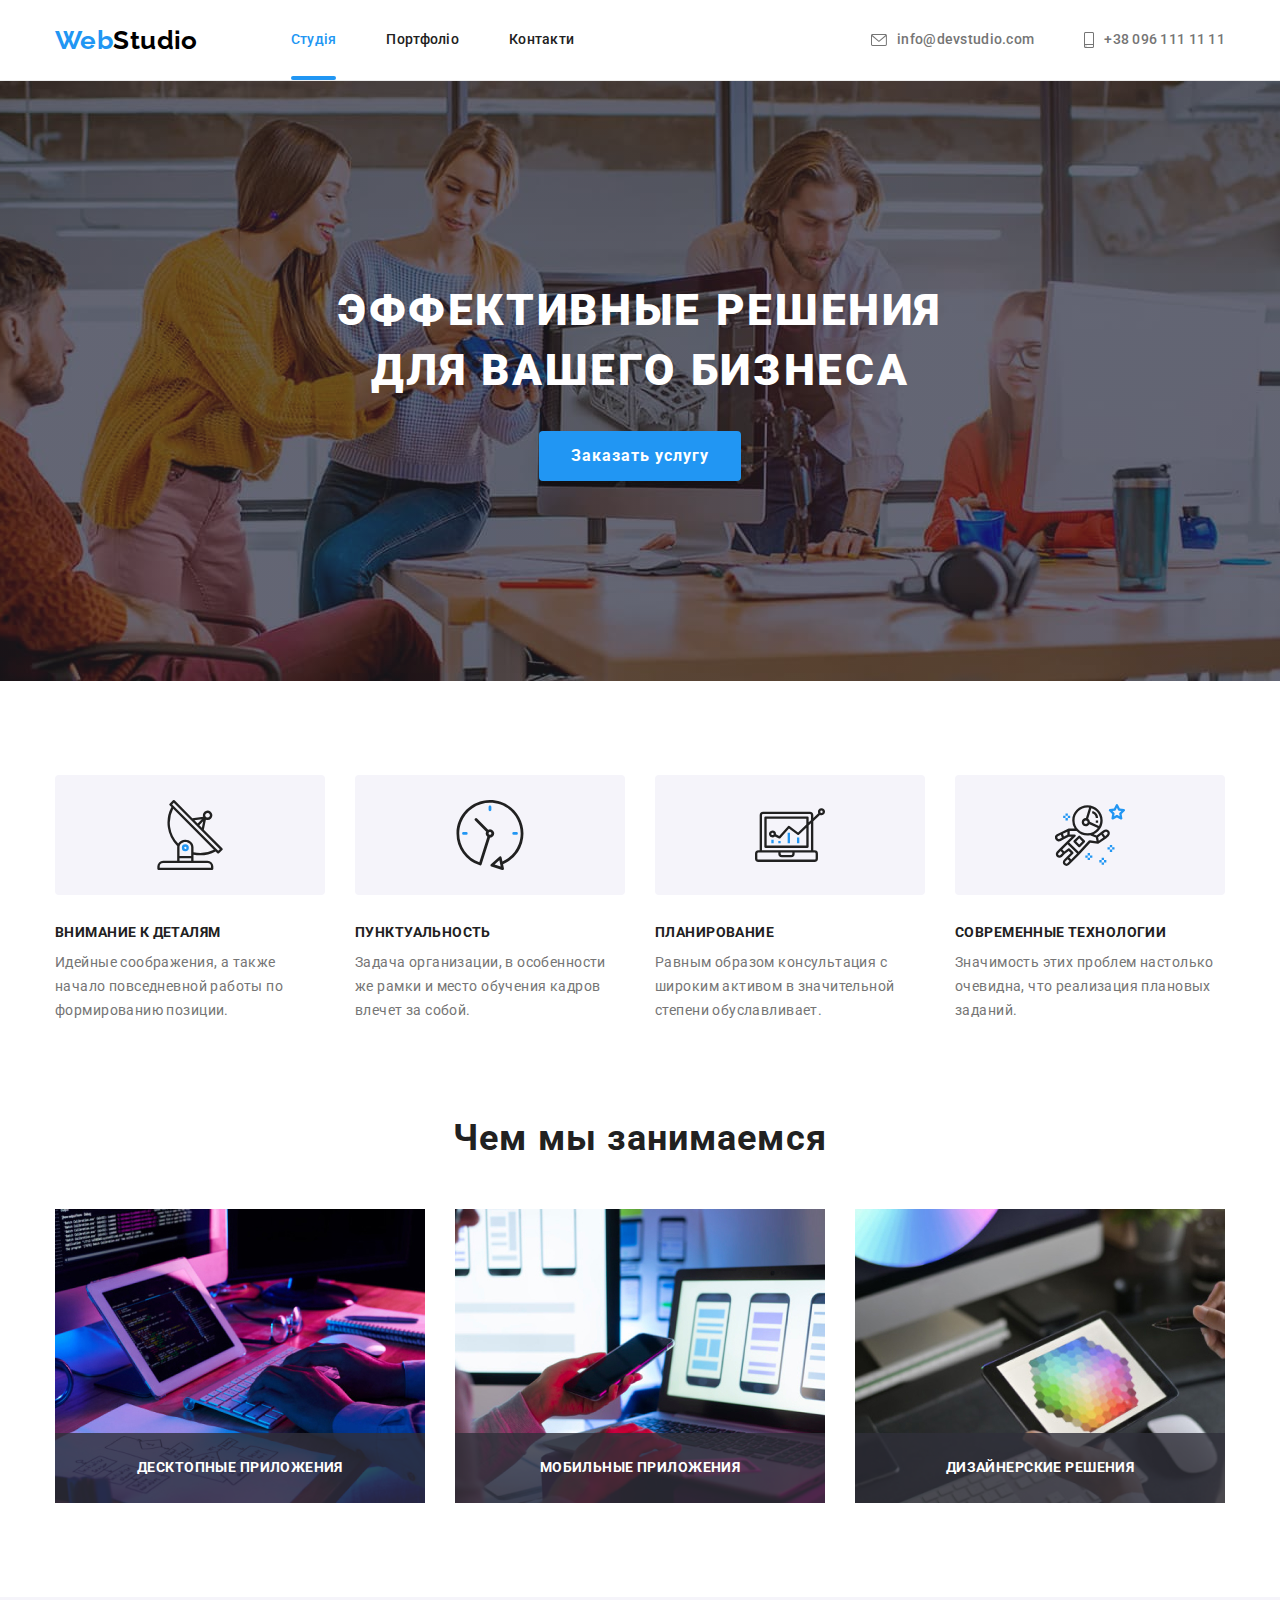
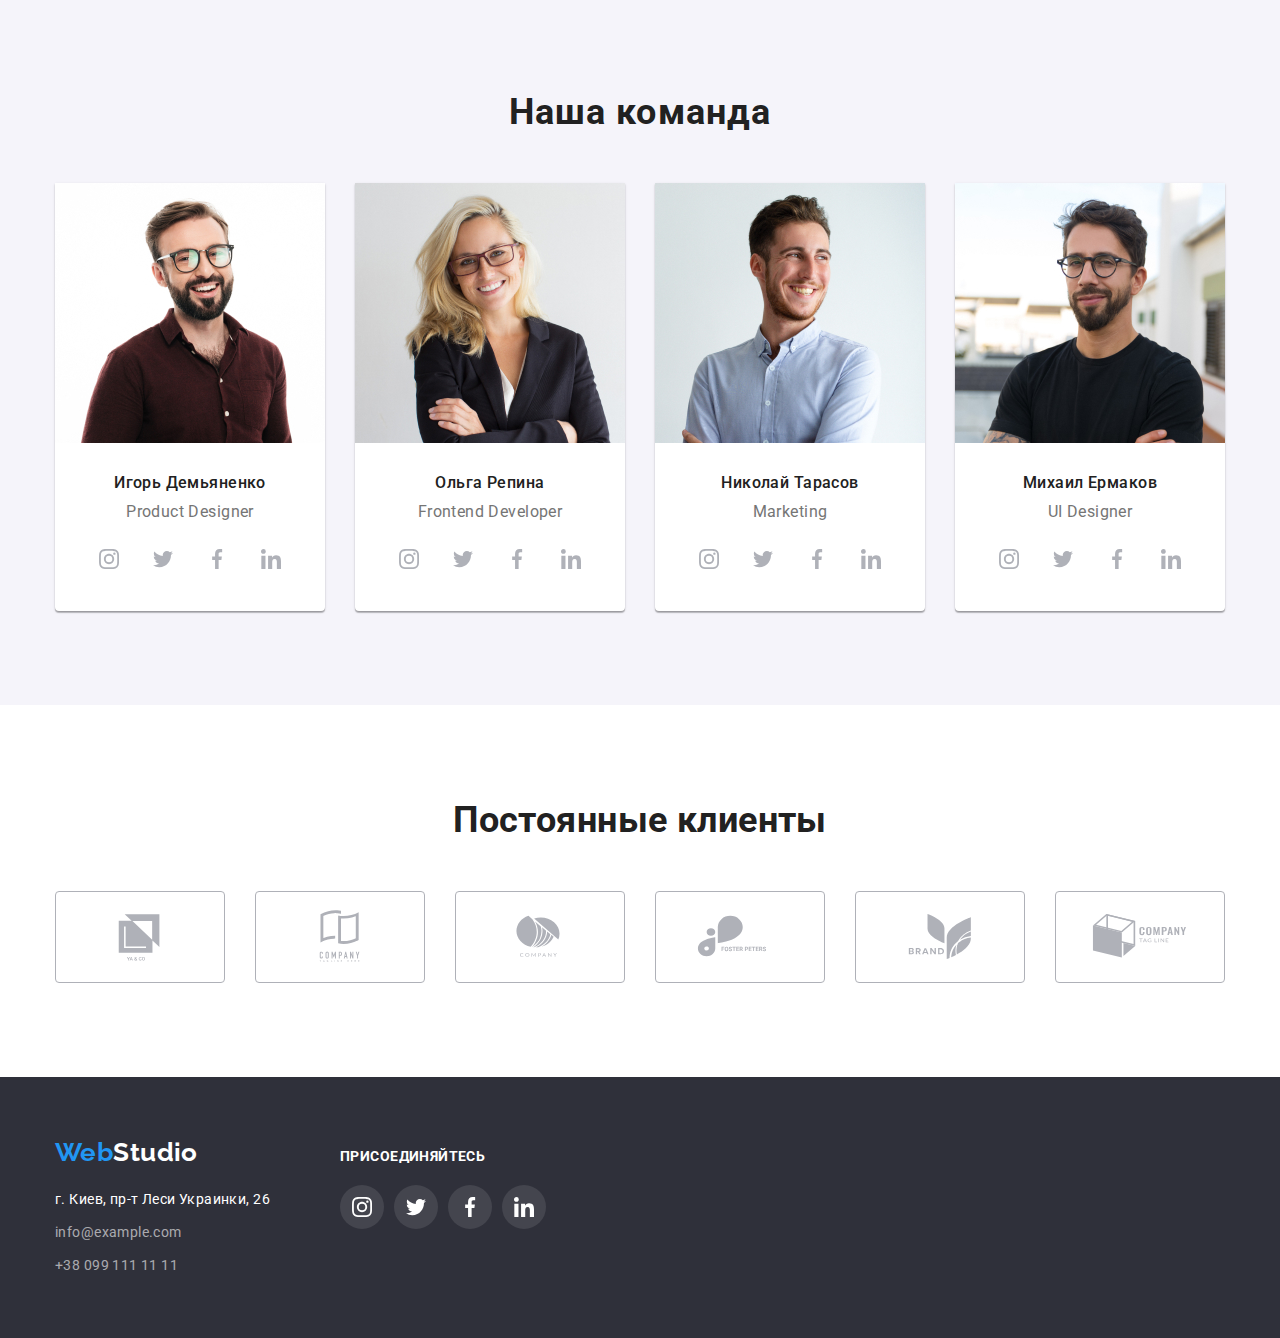
<file: index.html>
<!DOCTYPE html>
<html lang="en">
  <head>
    <meta charset="UTF-8" />
    <meta http-equiv="X-UA-Compatible" content="IE=edge" />
    <meta name="viewport" content="width=device-width, initial-scale=1.0" />
    <link
      href="https://fonts.googleapis.com/css2?family=Raleway:wght@700&family=Roboto:wght@400;500;700;900&display=swap"
      rel="stylesheet"
    />
    <link
      rel="stylesheet"
      href="https://cdnjs.cloudflare.com/ajax/libs/modern-normalize/1.1.0/modern-normalize.min.css"
    />
    <link rel="stylesheet" href="css/styles.css" />
    <title>Document</title>
  </head>
  <body>
    <!-- Top line -->
    <header class="top-line-bg">
      <!-- Menu Nav -->
      <div class="conteiner main-nav">
        <nav class="navigation main-nav">
          <!-- WebStudio -->
          <a href="./index.html" class="logo link"><span class="accent">Web</span>Studio</a>
          <ul class="site-nav list">
            <li class="item">
              <a href="./index.html" class="link carrent"> Студія</a>
            </li>
            <li class="item">
              <a href="./portfolio.html" class="link"> Портфоліо</a>
            </li>
            <li class="item">
              <a href="./index.html" class="link"> Контакти</a>
            </li>
          </ul>
        </nav>
        <ul class="auth-nav list">
          <!-- E-mail -->
          <li class="item">
            <a href="mailto:info@devstudio.com" class="link">
              <svg class="icon-envelope" width="16" height="12">
                <use href="./images/icons.svg/symbol-defs.svg#icon-envelope"></use>
              </svg>
              info@devstudio.com</a
            >
          </li>
          <!-- Tel -->
          <li class="item">
            <a href="tel:+380961111111" class="link">
              <svg class="icon-smartphone" width="10" height="16">
                <use href="./images/icons.svg/symbol-defs.svg#icon-smartphone"></use>
              </svg>
              +38 096 111 11 11</a
            >
          </li>
        </ul>
      </div>
    </header>
    <!-- Main -->
    <main>
      <!-- hero -->
      <section class="section hero">
        <div class="conteiner">
          <h1 class="title">Эффективные решения для вашего бизнеса</h1>
          <button type="button" class="button-hero" data-modal-open>Заказать услугу</button>
        </div>
      </section>
      <!-- backdrop -->
      <div class="backdrop is-hidden" data-modal>
        <div class="modal">
          <button data-modal-close class="close">
            <svg class="icon-close" width="18" height="18">
              <use href="./images/icons.svg/symbol-defs.svg#icon-close"></use>
            </svg>
          </button>
        </div>
      </div>
      <!-- specifics -->
      <section class="section specifics">
        <div class="conteiner">
          <h2 class="visually-hidden"></h2>
          <ul class="feature-liste list">
            <!-- Feature 1 -->
            <li class="item">
              <div class="item-icon">
                <svg width="70px" height="70px">
                  <use href="./images/icons.svg/symbol-defs.svg#icon-antenna"></use>
                </svg>
              </div>
              <h3 class="title">Внимание к деталям</h3>
              <p class="text">
                Идейные соображения, а также начало повседневной работы по формированию позиции.
              </p>
            </li>
            <!-- Feature 2 -->
            <li class="item">
              <div class="item-icon">
                <svg width="70px" height="70px">
                  <use href="./images/icons.svg/symbol-defs.svg#icon-clock"></use>
                </svg>
              </div>
              <h3 class="title">Пунктуальность</h3>
              <p class="text">
                Задача организации, в особенности же рамки и место обучения кадров влечет за собой.
              </p>
            </li>
            <!-- Feature 3 -->
            <li class="item">
              <div class="item-icon">
                <svg width="70px" height="70px">
                  <use href="./images/icons.svg/symbol-defs.svg#icon-diagram"></use>
                </svg>
              </div>
              <h3 class="title">Планирование</h3>
              <p class="text">
                Равным образом консультация с широким активом в значительной степени обуславливает.
              </p>
            </li>
            <!-- Feature 4 -->
            <li class="item">
              <div class="item-icon">
                <svg width="70px" height="70px">
                  <use href="./images/icons.svg/symbol-defs.svg#icon-astronaut"></use>
                </svg>
              </div>
              <h3 class="title">Современные технологии</h3>
              <p class="text">
                Значимость этих проблем настолько очевидна, что реализация плановых заданий.
              </p>
            </li>
          </ul>
        </div>
      </section>
      <!-- Occupation -->
      <section class="section occupation">
        <div class="conteiner">
          <h2 class="title">Чем мы занимаемся</h2>
          <ul class="occupation-liste list">
            <li class="item">
              <img src="images/box1.jpg" alt="work on the computer" width="370" />
              <div class="label">
                <p class="text">Десктопные приложения</p>
              </div>
            </li>
            <li class="item">
              <img src="images/box2.jpg" alt="search the internet" width="370" />
              <div class="label">
                <p class="text">Мобильные приложения</p>
              </div>
            </li>
            <li class="item">
              <img src="images/box3.jpg" alt="to be engaged in design" width="370" />
              <div class="label">
                <p class="text">Дизайнерские решения</p>
              </div>
            </li>
          </ul>
        </div>
      </section>
      <!-- team -->
      <section class="section-team">
        <div class="conteiner">
          <h2 class="team-title">Наша команда</h2>
          <ul class="team-liste list">
            <!-- team card 1 -->
            <li class="item">
              <img src="images/team_card_1.jpg" alt="Igor Demyanenko" width="270" class="img" />
              <div class="title-text">
                <h3 class="title">Игорь Демьяненко</h3>
                <p class="text">Product Designer</p>
                <ul class="social-liste list">
                  <li class="social-item">
                    <a href="" class="social-links" rel="noreferrer noopener">
                      <svg class="social-icon" width="20px" height="20px">
                        <use href="./images/icons.svg/symbol-defs.svg#icon-instagram"></use>
                      </svg>
                    </a>
                  </li>
                  <li class="social-item">
                    <a href="" class="social-links" rel="noreferrer noopener">
                      <svg class="social-icon" width="20px" height="20px">
                        <use href="./images/icons.svg/symbol-defs.svg#icon-twitter"></use>
                      </svg>
                    </a>
                  </li>
                  <li class="social-item">
                    <a href="" class="social-links" rel="noreferrer noopener">
                      <svg class="social-icon" width="20px" height="20px">
                        <use href="./images/icons.svg/symbol-defs.svg#icon-facebook"></use>
                      </svg>
                    </a>
                  </li>
                  <li class="social-item">
                    <a href="" class="social-links" rel="noreferrer noopener">
                      <svg class="social-icon" width="20px" height="20px">
                        <use href="./images/icons.svg/symbol-defs.svg#icon-linkedin"></use>
                      </svg>
                    </a>
                  </li>
                </ul>
              </div>
            </li>
            <!-- team card 2 -->
            <li class="item">
              <img src="images/team_card_2.jpg" alt="Olga Repina" width="270" class="img" />
              <div class="title-text">
                <h3 class="title">Ольга Репина</h3>
                <p class="text">Frontend Developer</p>
                <ul class="social-liste list">
                  <li class="social-item">
                    <a href="" class="social-links">
                      <svg class="social-icon" width="20px" height="20px">
                        <use href="./images/icons.svg/symbol-defs.svg#icon-instagram"></use>
                      </svg>
                    </a>
                  </li>
                  <li class="social-item">
                    <a href="" class="social-links">
                      <svg class="social-icon" width="20px" height="20px">
                        <use href="./images/icons.svg/symbol-defs.svg#icon-twitter"></use>
                      </svg>
                    </a>
                  </li>
                  <li class="social-item">
                    <a href="" class="social-links">
                      <svg class="social-icon" width="20px" height="20px">
                        <use href="./images/icons.svg/symbol-defs.svg#icon-facebook"></use>
                      </svg>
                    </a>
                  </li>
                  <li class="social-item">
                    <a href="" class="social-links">
                      <svg class="social-icon" width="20px" height="20px">
                        <use href="./images/icons.svg/symbol-defs.svg#icon-linkedin"></use>
                      </svg>
                    </a>
                  </li>
                </ul>
              </div>
            </li>
            <!-- team card 3 -->
            <li class="item">
              <img src="images/team_card_3.jpg" alt="Nikolai Tarasov" width="270" class="img" />
              <div class="title-text">
                <h3 class="title">Николай Тарасов</h3>
                <p class="text">Marketing</p>
                <ul class="social-liste list">
                  <li class="social-item">
                    <a href="" class="social-links">
                      <svg class="social-icon" width="20px" height="20px">
                        <use href="./images/icons.svg/symbol-defs.svg#icon-instagram"></use>
                      </svg>
                    </a>
                  </li>
                  <li class="social-item">
                    <a href="" class="social-links">
                      <svg class="social-icon" width="20px" height="20px">
                        <use href="./images/icons.svg/symbol-defs.svg#icon-twitter"></use>
                      </svg>
                    </a>
                  </li>
                  <li class="social-item">
                    <a href="" class="social-links">
                      <svg class="social-icon" width="20px" height="20px">
                        <use href="./images/icons.svg/symbol-defs.svg#icon-facebook"></use>
                      </svg>
                    </a>
                  </li>
                  <li class="social-item">
                    <a href="" class="social-links">
                      <svg class="social-icon" width="20px" height="20px">
                        <use href="./images/icons.svg/symbol-defs.svg#icon-linkedin"></use>
                      </svg>
                    </a>
                  </li>
                </ul>
              </div>
            </li>
            <!-- team card 4 -->
            <li class="item">
              <img src="images/team_card_4.jpg" alt="Mikhail Ermakov" width="270" class="img" />
              <div class="title-text">
                <h3 class="title">Михаил Ермаков</h3>
                <p class="text">UI Designer</p>
                <ul class="social-liste list">
                  <li class="social-item">
                    <a href="" class="social-links">
                      <svg class="social-icon" width="20px" height="20px">
                        <use href="./images/icons.svg/symbol-defs.svg#icon-instagram"></use>
                      </svg>
                    </a>
                  </li>
                  <li class="social-item">
                    <a href="" class="social-links">
                      <svg class="social-icon" width="20px" height="20px">
                        <use href="./images/icons.svg/symbol-defs.svg#icon-twitter"></use>
                      </svg>
                    </a>
                  </li>
                  <li class="social-item">
                    <a href="" class="social-links">
                      <svg class="social-icon" width="20px" height="20px">
                        <use href="./images/icons.svg/symbol-defs.svg#icon-facebook"></use>
                      </svg>
                    </a>
                  </li>
                  <li class="social-item">
                    <a href="" class="social-links">
                      <svg class="social-icon" width="20px" height="20px">
                        <use href="./images/icons.svg/symbol-defs.svg#icon-linkedin"></use>
                      </svg>
                    </a>
                  </li>
                </ul>
              </div>
            </li>
          </ul>
        </div>
      </section>
      <!-- Regular customers -->
      <section class="section customers">
        <div class="conteiner">
          <h2 class="title">Постоянные клиенты</h2>
          <ul class="customers-liste list">
            <li class="customers-descrip">
              <a href="" class="customers-links">
                <svg class="icon-group1" width="106" height="60">
                  <use href="./images/icons.svg/symbol-defs.svg#icon-group1"></use>
                </svg>
              </a>
            </li>
            <li class="customers-descrip">
              <a href="" class="customers-links">
                <svg class="icon-group2" width="106" height="60">
                  <use href="./images/icons.svg/symbol-defs.svg#icon-group2"></use>
                </svg>
              </a>
            </li>
            <li class="customers-descrip">
              <a href="" class="customers-links">
                <svg class="icon-group3" width="106" height="60">
                  <use href="./images/icons.svg/symbol-defs.svg#icon-group3"></use>
                </svg>
              </a>
            </li>
            <li class="customers-descrip">
              <a href="" class="customers-links">
                <svg class="icon-group4" width="106" height="60">
                  <use href="./images/icons.svg/symbol-defs.svg#icon-group4"></use>
                </svg>
              </a>
            </li>
            <li class="customers-descrip">
              <a href="" class="customers-links">
                <svg class="icon-group5" width="106" height="60">
                  <use href="./images/icons.svg/symbol-defs.svg#icon-group5"></use>
                </svg>
              </a>
            </li>
            <li class="customers-descrip">
              <a href="" class="customers-links">
                <svg class="icon-group6" width="106" height="60">
                  <use href="./images/icons.svg/symbol-defs.svg#icon-group6"></use>
                </svg>
              </a>
            </li>
          </ul>
        </div>
      </section>
    </main>
    <footer class="footer">
      <!-- Footer -->
      <div class="conteiner">
        <div>
          <a href="./index.html" class="logo link white-color-logo"
            ><span class="accent">Web</span>Studio</a
          >
          <!-- Address -->
          <address class="address">
            <ul class="site-add list">
              <li class="item">
                <a
                  href=" https://goo.gl/maps/tUF5QNgFsShk5FHRA"
                  target="_blank"
                  rel="noreferrer noopener"
                  class="link"
                >
                  г. Киев, пр-т Леси Украинки, 26
                </a>
              </li>
              <li class="item">
                <a href="mailto:info@example.com" class="mail link">info@example.com</a>
              </li>
              <li class="item">
                <a href="tel:+380991111111" class="tel link">+38 099 111 11 11</a>
              </li>
            </ul>
          </address>
        </div>
        <!-- Social -->
        <div class="footer-social">
          <p class="text">присоединяйтесь</p>
          <ul class="social-liste list">
            <li class="liste-links">
              <a href="" class="social-links">
                <svg class="links-icon" width="20px" height="20px">
                  <use href="./images/icons.svg/symbol-defs.svg#icon-instagram"></use>
                </svg>
              </a>
            </li>
            <li class="liste-links">
              <a href="" class="social-links">
                <svg class="links-icon" width="20px" height="20px">
                  <use href="./images/icons.svg/symbol-defs.svg#icon-twitter"></use>
                </svg>
              </a>
            </li>
            <li class="liste-links">
              <a href="" class="social-links">
                <svg class="links-icon" width="20px" height="20px">
                  <use href="./images/icons.svg/symbol-defs.svg#icon-facebook"></use>
                </svg>
              </a>
            </li>
            <li class="liste-links">
              <a href="" class="social-links">
                <svg class="links-icon" width="20px" height="20px">
                  <use href="./images/icons.svg/symbol-defs.svg#icon-linkedin"></use>
                </svg>
              </a>
            </li>
          </ul>
        </div>
      </div>
    </footer>
    <script src="./js/modal.js"></script>
  </body>
</html>
</file>
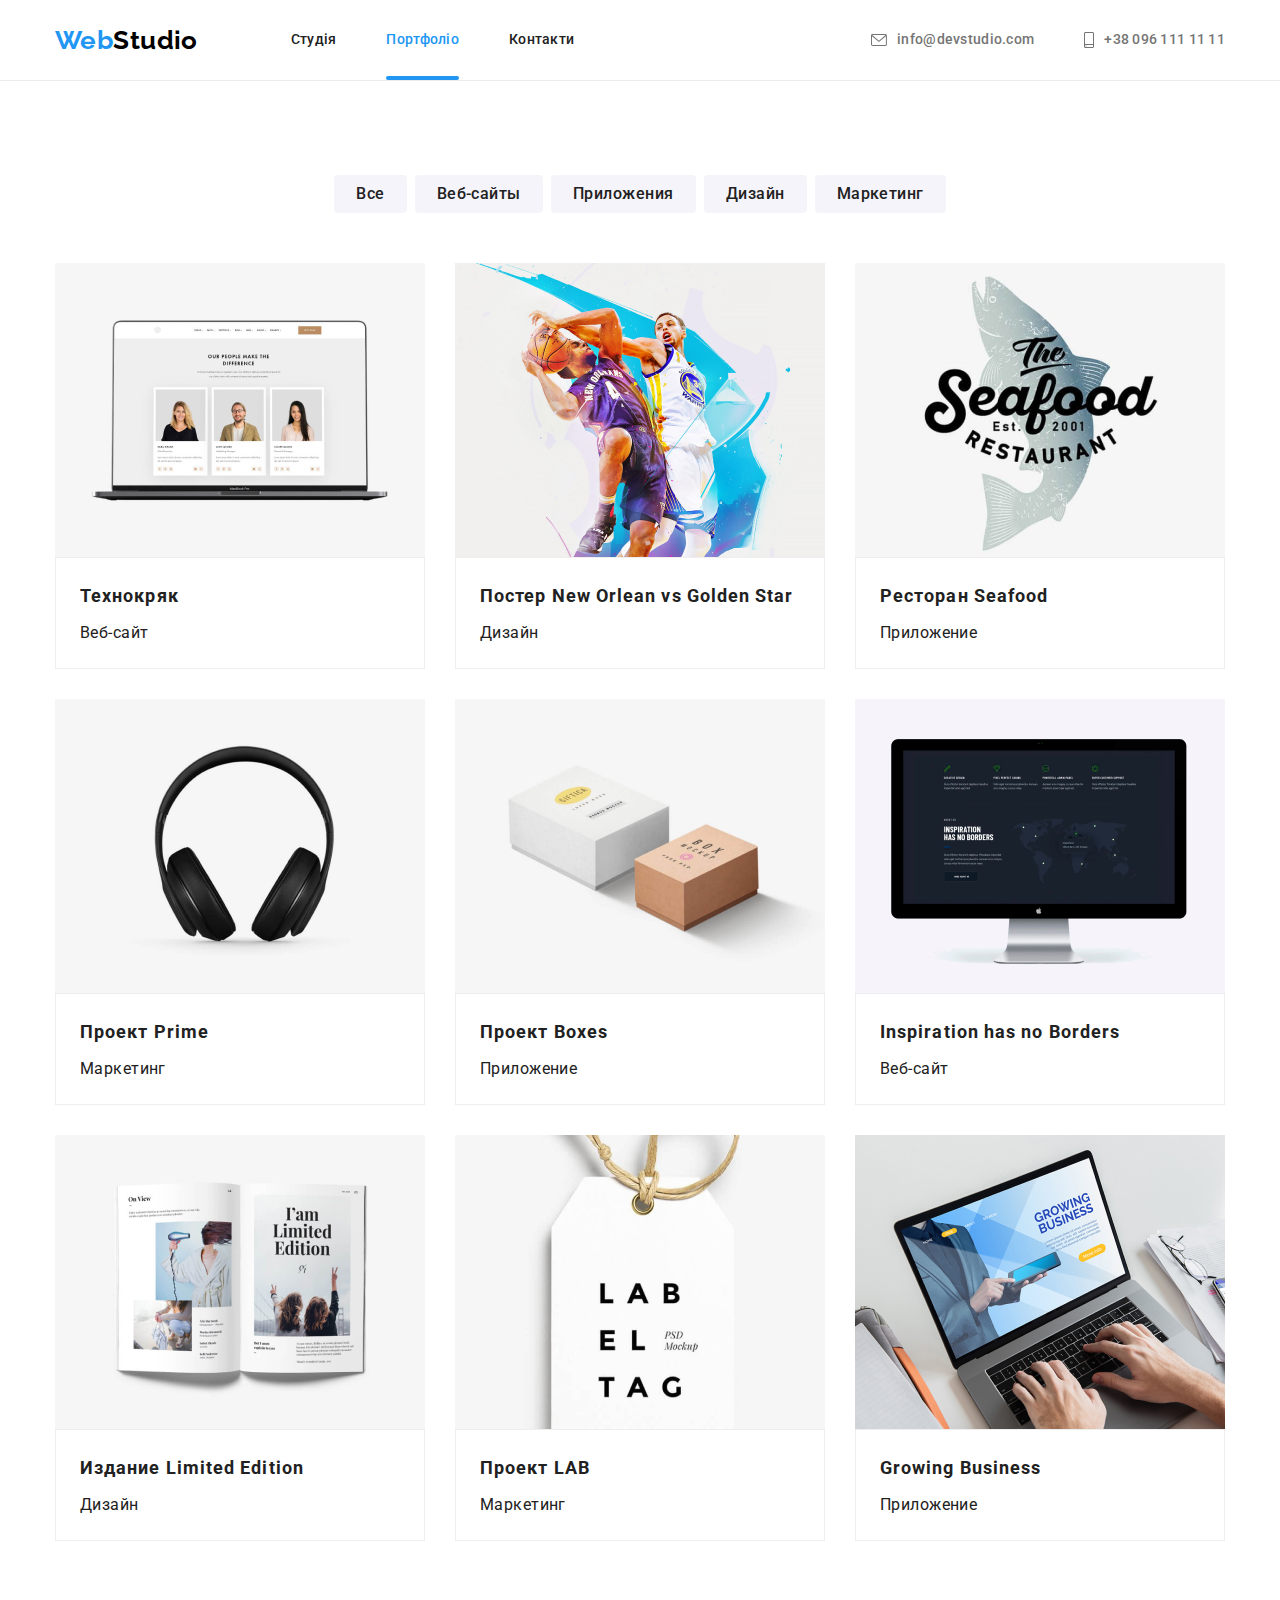
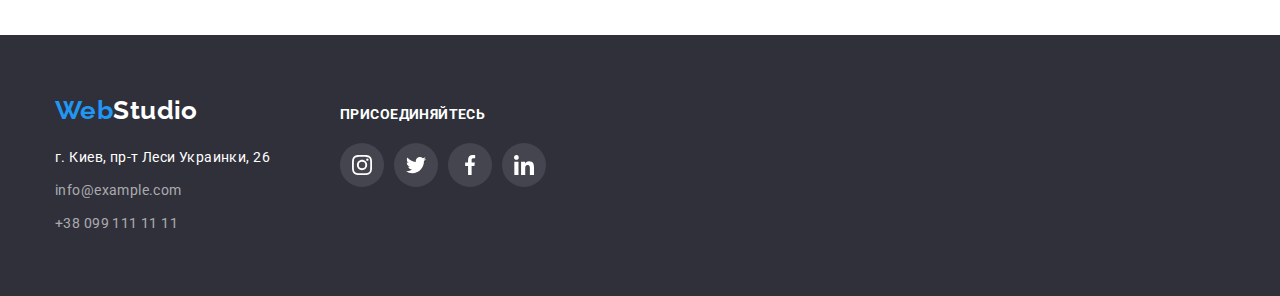
<file: portfolio.html>
<!DOCTYPE html>
<html lang="ru">
  <head>
    <meta charset="UTF-8" />
    <meta http-equiv="X-UA-Compatible" content="IE=edge" />
    <meta name="viewport" content="width=device-width, initial-scale=1.0" />
    <link
      href="https://fonts.googleapis.com/css2?family=Raleway:wght@700&family=Roboto:wght@400;500;700;900&display=swap"
      rel="stylesheet"
    />
    <link
      rel="stylesheet"
      href="https://cdnjs.cloudflare.com/ajax/libs/modern-normalize/1.1.0/modern-normalize.min.css"
    />
    <link rel="stylesheet" href="css/styles.css" />
    <title>Document</title>
  </head>
  <body>
    <!-- Top line -->
    <header class="top-line-bg">
      <!-- Menu Nav -->
      <div class="conteiner main-nav">
        <nav class="navigation main-nav">
          <!-- WebStudio -->
          <a href="./index.html" class="logo link"><span class="accent">Web</span>Studio</a>
          <ul class="site-nav list">
            <li class="item">
              <a href="./index.html" class="link"
                ><div class="line"></div>
                Студія</a
              >
            </li>
            <li class="item">
              <a href="./portfolio.html" class="link carrent"
                ><div class="line"></div>
                Портфоліо</a
              >
            </li>
            <li class="item">
              <a href="./index.html" class="link"
                ><div class="line"></div>
                Контакти</a
              >
            </li>
          </ul>
        </nav>
        <ul class="auth-nav list">
          <!-- E-mail -->
          <li class="item">
            <a href="mailto:info@devstudio.com" class="link">
              <svg class="icon-envelope" width="16px" height="12px">
                <use href="./images/icons.svg/symbol-defs.svg#icon-envelope"></use>
              </svg>
              info@devstudio.com</a
            >
          </li>
          <!-- Tel -->
          <li class="item">
            <a href="tel:+380961111111" class="link">
              <svg class="icon-smartphone" width="10px" height="16px">
                <use href="./images/icons.svg/symbol-defs.svg#icon-smartphone"></use>
              </svg>
              +38 096 111 11 11</a
            >
          </li>
        </ul>
      </div>
    </header>
    <!-- Main -->
    <main>
      <!-- Portfolio -->
      <section class="portfolio-main section">
        <div class="conteiner">
          <h1 class="visually-hidden"></h1>
          <!-- filters -->
          <ul class="filters list">
            <li class="item"><button type="button" class="button">Все</button></li>
            <li class="item"><button type="button" class="button">Веб-сайты</button></li>
            <li class="item"><button type="button" class="button">Приложения</button></li>
            <li class="item"><button type="button" class="button">Дизайн</button></li>
            <li class="item"><button type="button" class="button">Маркетинг</button></li>
          </ul>
          <!-- projects -->
          <ul class="projects list">
            <li class="item">
              <a href="" class="projects-links link">
                <div class="projects-img">
                  <img src="images/img1.jpg" alt="Laptop website" width="370" />
                  <div class="overlay">
                    <p class="text">
                      Ресурс предлагает комплексные предложения с разным уровнем функционала и
                      сервисов. Все это позволит посетителю получить исчерпывающие сведения о
                      компании или частном лице.
                    </p>
                  </div>
                </div>
                <div class="projects-descr">
                  <h2 class="title">Технокряк</h2>
                  <p class="text">Веб-сайт</p>
                </div>
              </a>
            </li>
            <li class="item">
              <a href="" class="projects-links link">
                <div class="projects-img">
                  <img src="images/img2.jpg" alt="Basketball design" width="370" />
                  <div class="overlay">
                    <p class="text">
                      Ресурс предлагает комплексные предложения с разным уровнем функционала и
                      сервисов. Все это позволит посетителю получить исчерпывающие сведения о
                      компании или частном лице.
                    </p>
                  </div>
                </div>
                <div class="projects-descr">
                  <h2 class="title">Постер New Orlean vs Golden Star</h2>
                  <p class="text">Дизайн</p>
                </div>
              </a>
            </li>
            <li class="item">
              <a href="" class="projects-links link">
                <div class="projects-img">
                  <img src="images/img3.jpg" alt="Seafood" width="370" />
                  <div class="overlay">
                    <p class="text">
                      Ресурс предлагает комплексные предложения с разным уровнем функционала и
                      сервисов. Все это позволит посетителю получить исчерпывающие сведения о
                      компании или частном лице.
                    </p>
                  </div>
                </div>
                <div class="projects-descr">
                  <h2 class="title">Ресторан Seafood</h2>
                  <p class="text">Приложение</p>
                </div>
              </a>
            </li>
            <li class="item">
              <a href="" class="projects-links link">
                <div class="projects-img">
                  <img src="images/img4.jpg" alt="Headphone" width="370" />
                  <div class="overlay">
                    <p class="text">
                      Ресурс предлагает комплексные предложения с разным уровнем функционала и
                      сервисов. Все это позволит посетителю получить исчерпывающие сведения о
                      компании или частном лице.
                    </p>
                  </div>
                </div>
                <div class="projects-descr">
                  <h2 class="title">Проект Prime</h2>
                  <p class="text">Маркетинг</p>
                </div>
              </a>
            </li>
            <li class="item">
              <a href="" class="projects-links link">
                <div class="projects-img">
                  <img src="images/img5.jpg" alt="Boxes" width="370" />
                  <div class="overlay">
                    <p class="text">
                      Ресурс предлагает комплексные предложения с разным уровнем функционала и
                      сервисов. Все это позволит посетителю получить исчерпывающие сведения о
                      компании или частном лице.
                    </p>
                  </div>
                </div>
                <div class="projects-descr">
                  <h2 class="title">Проект Boxes</h2>
                  <p class="text">Приложение</p>
                </div>
              </a>
            </li>
            <li class="item">
              <a href="" class="projects-links link">
                <div class="projects-img">
                  <img src="images/img6.jpg" alt="Monitor" width="370" />
                  <div class="overlay">
                    <p class="text">
                      Ресурс предлагает комплексные предложения с разным уровнем функционала и
                      сервисов. Все это позволит посетителю получить исчерпывающие сведения о
                      компании или частном лице.
                    </p>
                  </div>
                </div>
                <div class="projects-descr">
                  <h2 class="title">Inspiration has no Borders</h2>
                  <p class="text">Веб-сайт</p>
                </div>
              </a>
            </li>
            <li class="item">
              <a href="" class="projects-links link">
                <div class="projects-img">
                  <img src="images/img7.jpg" alt="Magazine" width="370" />
                  <div class="overlay">
                    <p class="text">
                      Ресурс предлагает комплексные предложения с разным уровнем функционала и
                      сервисов. Все это позволит посетителю получить исчерпывающие сведения о
                      компании или частном лице.
                    </p>
                  </div>
                </div>
                <div class="projects-descr">
                  <h2 class="title">Издание Limited Edition</h2>
                  <p class="text">Дизайн</p>
                </div>
              </a>
            </li>
            <li class="item">
              <a href="" class="projects-links link">
                <div class="projects-img">
                  <img src="images/img8.jpg" alt="Label Tag" width="370" />
                  <div class="overlay">
                    <p class="text">
                      Ресурс предлагает комплексные предложения с разным уровнем функционала и
                      сервисов. Все это позволит посетителю получить исчерпывающие сведения о
                      компании или частном лице.
                    </p>
                  </div>
                </div>
                <div class="projects-descr">
                  <h2 class="title">Проект LAB</h2>
                  <p class="text">Маркетинг</p>
                </div>
              </a>
            </li>
            <li class="item">
              <a href="" class="projects-links link">
                <div class="projects-img">
                  <img src="images/img9.jpg" alt="Working at a computer" width="370" />
                  <div class="overlay">
                    <p class="text">
                      Ресурс предлагает комплексные предложения с разным уровнем функционала и
                      сервисов. Все это позволит посетителю получить исчерпывающие сведения о
                      компании или частном лице.
                    </p>
                  </div>
                </div>
                <div class="projects-descr">
                  <h2 class="title">Growing Business</h2>
                  <p class="text">Приложение</p>
                </div>
              </a>
            </li>
          </ul>
        </div>
      </section>
    </main>
    <footer class="footer">
      <!-- Footer -->
      <div class="conteiner">
        <div>
          <a href="./index.html" class="logo link white-color-logo"
            ><span class="accent">Web</span>Studio</a
          >
          <!-- Address -->
          <address class="address">
            <ul class="site-add list">
              <li class="item">
                <a
                  href=" https://goo.gl/maps/tUF5QNgFsShk5FHRA"
                  target="_blank"
                  rel="noreferrer noopener"
                  class="link"
                >
                  г. Киев, пр-т Леси Украинки, 26
                </a>
              </li>
              <li class="item">
                <a href="mailto:info@example.com" class="mail link">info@example.com</a>
              </li>
              <li class="item">
                <a href="tel:+380991111111" class="tel link">+38 099 111 11 11</a>
              </li>
            </ul>
          </address>
        </div>
        <!-- Social -->
        <div class="footer-social">
          <p class="text">присоединяйтесь</p>
          <ul class="social-liste list">
            <li class="liste-links">
              <a href="" class="social-links">
                <svg class="links-icon" width="20px" height="20px">
                  <use href="./images/icons.svg/symbol-defs.svg#icon-instagram"></use>
                </svg>
              </a>
            </li>
            <li class="liste-links">
              <a href="" class="social-links">
                <svg class="links-icon" width="20px" height="20px">
                  <use href="./images/icons.svg/symbol-defs.svg#icon-twitter"></use>
                </svg>
              </a>
            </li>
            <li class="liste-links">
              <a href="" class="social-links">
                <svg class="links-icon" width="20px" height="20px">
                  <use href="./images/icons.svg/symbol-defs.svg#icon-facebook"></use>
                </svg>
              </a>
            </li>
            <li class="liste-links">
              <a href="" class="social-links">
                <svg class="links-icon" width="20px" height="20px">
                  <use href="./images/icons.svg/symbol-defs.svg#icon-linkedin"></use>
                </svg>
              </a>
            </li>
          </ul>
        </div>
      </div>
    </footer>
  </body>
</html>
</file>
<file: css/styles.css>
/* колір первинного текст  #757575; */
/* колір вторинного тексту  #212121; */
/* колір акценту  #2196F3; */
/* первинний фоновий колір  #FFFFFF; */
/* колір логотипу  #000000; */
/* футер текст контактів  rgba(255, 255, 255, 0.6); */
/* футер background  #2F303A; */
/* вторинний фоновий колір   #f5f4fa; */
/* білий колір тексту  #FFFFFF*/
/* колір ссило #AFB1B8 */

/* Стилі - головна сторінка */

:root {
  --primary-text-color: #212121;
  --title-text-color: #757575;
  --accent-color: #2196f3;
  --primary-bg-color: #ffffff;
  --secondary-bg-color: #f5f4fa;
  --footer-hero-bg-color: #2f303a;
  --footer-contacts-text: rgba(255, 255, 255, 0.6);
  --white-color-text: #ffffff;
  --social-color: #afb1b8;
}

body {
  background: var(--primary-bg-color);
  color: var(--title-text-color);
  font-family: Roboto, sans-serif;
  font-size: 14px;
  letter-spacing: 0.03em;
}

.link {
  text-decoration: none;
}

.list {
  padding: 0;
  margin: 0;
  list-style: none;
}

.visually-hidden {
  position: absolute;
  width: 1px;
  height: 1px;
  margin: -1px;
  border: 0;
  padding: 0;

  white-space: nowrap;
  clip-path: inset(100%);
  clip: rect(0 0 0 0);
  overflow: hidden;
}

.conteiner {
  margin-left: auto;
  margin-right: auto;
  padding-left: 15px;
  padding-right: 15px;
  width: 1200px;
}

img {
  display: block;
  max-width: 100%;
  width: auto;
}
h1,
h2,
h3,
h4,
h5,
h6,
p {
  margin: 0;
}

.section {
  padding-bottom: 94px;
  padding-top: 94px;
}

/* >>>>>>>>>>>>>>>>>>>>>>>>>>>>>>>>>>>>>>>>>>>>>>>>> header >>>>>>>>>>>>>>>>>>>>>>>>>>>>>>>>>>>>>>>>>>>>>>> */
.top-line-bg {
  /* position: fixed;
  width: 100%;
  top: 0;
  left: 0; */
  min-height: 80px;
  border-bottom: 1px solid #ececec;
  background: var(--primary-bg-color);
}
.logo {
  font-family: Raleway, sans-serif;
  color: #000000;
  font-weight: 700;
  font-size: 26px;
  line-height: 1.19;
}

.white-color-logo {
  color: #ffffff;
}

.accent {
  color: var(--accent-color);
}

/* main-nav */

.main-nav {
  display: flex;
  align-items: center;
}

/* site-nav */

.site-nav {
  display: flex;
  margin-left: 93px;
}

.site-nav .item:not(:last-child) {
  margin-right: 50px;
}
.site-nav .link.carrent {
  position: relative;
}
.site-nav .link.carrent::after {
  content: '';

  position: absolute;
  bottom: 0;
  left: 0;

  width: 100%;
  height: 4px;

  border-radius: 2px;

  background: var(--accent-color);
}

.site-nav .link {
  display: block;

  font-weight: 500;
  line-height: 1.14;
  letter-spacing: 0.02em;

  padding-bottom: 32px;
  padding-top: 32px;

  color: var(--primary-text-color);
  transition-property: color;
  transition-duration: 250ms;
  transition-timing-function: cubic-bezier(0.4, 0, 0.2, 1);
}
.site-nav .link:hover,
.site-nav .link:focus,
.site-nav .link.carrent {
  color: var(--accent-color);
}

/* auth-nav */

.auth-nav {
  display: flex;
  margin-left: auto;
}

.auth-nav .item:not(:last-child) {
  margin-right: 50px;
}

.auth-nav .link {
  display: inline-flex;
  align-items: center;

  font-weight: 500;
  padding-top: 32px;
  padding-bottom: 32px;
  line-height: 1.14;
  letter-spacing: 0.02em;

  color: var(--title-text-color);
  transition-property: color;
  transition-duration: 250ms;
  transition-timing-function: cubic-bezier(0.4, 0, 0.2, 1);
}

.auth-nav a:hover,
.auth-nav a:focus {
  color: var(--accent-color);
}
.icon-envelope,
.icon-smartphone {
  margin-right: 10px;
  fill: currentColor;
}

/* >>>>>>>>>>>>>>>>>>>>>>>>>>>>>>>>>>>>>>>>>>>>>>>>> Main >>>>>>>>>>>>>>>>>>>>>>>>>>>>>>>>>>>>>>>>>>>>>>> */

/* >>>>>>>>>>>>>>>>>>>>>>>>>>>>>>>>>>>>>>>>>>>>>>>>> section hero >>>>>>>>>>>>>>>>>>>>>>>>>>>>>>>>>>>>>>>>>>>>>>> */

.hero {
  background: var(--footer-hero-bg-color);
  max-width: 1600px;
  height: 600px;
  padding-top: 200px;
  padding-bottom: 200px;
  margin-left: auto;
  margin-right: auto;
  text-align: center;
  background-image: linear-gradient(to right, rgba(47, 48, 58, 0.4), rgba(47, 48, 58, 0.4)),
    url(../images/Img\(hero\).jpg);
  background-size: cover;
  background-repeat: no-repeat;
  background-position: center;
}

.hero .title {
  width: 696px;
  margin-left: auto;
  margin-right: auto;
  margin-top: 0;
  margin-bottom: 30px;
  color: var(--white-color-text);
  font-weight: 900;
  font-size: 44px;
  line-height: 1.36;
  letter-spacing: 0.06em;
  text-transform: uppercase;
}

/* >>>>>>>>>>>>>>>>>>>>>>>>>>>>>>>>>>>>>>>>>>>>>>>>>>>> backdrop >>>>>>>>>>>>>>>>>>>>>>>>>>>>>>>>>>>>>>>>>>>>>>>>>> */
.backdrop {
  position: fixed;
  left: 0px;
  top: 0px;

  width: 100%;
  height: 100%;

  background: rgba(0, 0, 0, 0.2);

  opacity: 1;

  transition: opacity 250ms cubic-bezier(0.4, 0, 0.2, 1),
    visibility 250ms cubic-bezier(0.4, 0, 0.2, 1);
}
.backdrop.is-hidden {
  opacity: 0;
  pointer-events: none;
  visibility: hidden;
}
.backdrop.is-hidden .modal {
  transform: translate(-50%, -50%) scale(1.1);
}

.modal {
  position: absolute;
  top: 50%;
  left: 50%;
  transform: translate(-50%, -50%) scale(1);

  width: 528px;
  height: 581px;

  background: #ffffff;
  box-shadow: 0px 1px 3px rgba(0, 0, 0, 0.12), 0px 1px 1px rgba(0, 0, 0, 0.14),
    0px 2px 1px rgba(0, 0, 0, 0.2);
  border-radius: 4px;
  transition: transform 250ms cubic-bezier(0.4, 0, 0.2, 1);
  opacity: 1;
}
.close {
  position: absolute;
  right: 0px;
  top: 0px;

  width: 30px;
  height: 30px;

  margin-right: 8px;
  margin-top: 8px;

  border-radius: 50%;

  display: inline-flex;
  align-items: center;
  justify-content: center;

  background: var(--primary-bg-color);
  border: 1px solid rgba(0, 0, 0, 0.1);
  cursor: pointer;
  padding: 0;
}

.close .icon-close {
  fill: #000000;
}

/* >>>>>>>>>>>>>>>>>>>>>>>>>>>>>>>>>>>>>>>>>>>>>>>>> section specifics >>>>>>>>>>>>>>>>>>>>>>>>>>>>>>>>>>>>>>>>>>>>>>> */

.feature-liste {
  display: flex;
  flex-wrap: wrap;
}

.feature-liste .title {
  font-size: 14px;
  margin-bottom: 10px;
  color: var(--primary-text-color);
  font-weight: 700;
  line-height: 1.14;
  text-transform: uppercase;
}

.feature-liste .item {
  width: 270px;
}

.feature-liste .item:not(:last-child) {
  margin-right: 30px;
}
.item-icon {
  display: flex;
  margin-bottom: 30px;
  width: 270px;
  height: 120px;
  background-color: var(--secondary-bg-color);
  border-radius: 4px;
  align-items: center;
  justify-content: center;
}

.feature-liste .text {
  margin-top: 0;
  margin-bottom: 0;
  line-height: 1.71;
}

/* >>>>>>>>>>>>>>>>>>>>>>>>>>>>>>>>>>>>>>>>>>>>>>>>> section occupation >>>>>>>>>>>>>>>>>>>>>>>>>>>>>>>>>>>>>>>>>>>>>>> */

.occupation {
  padding-top: 0;
}

.occupation .title {
  margin-top: 0;
  margin-bottom: 50px;
  font-weight: 700;
  font-size: 36px;
  line-height: 1.17;
  text-align: center;
  letter-spacing: 0.03em;
  color: var(--primary-text-color);
}

.occupation-liste {
  display: flex;
  flex-wrap: wrap;
}

.occupation-liste .item:not(:last-child) {
  margin-right: 30px;
}

.occupation-liste .item {
  position: relative;
}

/* .item .label {
  position: absolute;
  bottom: 0;
  background-color: rgba(47, 48, 58, 0.8);
  width: 370px;
  height: 70px;
  display: flex;
  align-items: center;
  justify-content: center;
} */
.label .text {
  position: absolute;
  font-weight: 700;
  line-height: 1.14;
  display: flex;
  align-items: center;
  justify-content: center;
  text-align: center;
  text-transform: uppercase;
  bottom: 0;
  width: 100%;
  height: 70px;
  color: var(--white-color-text);
  background-color: rgba(47, 48, 58, 0.8);
}

/* >>>>>>>>>>>>>>>>>>>>>>>>>>>>>>>>>>>>>>>>>>>>>>>>> section team >>>>>>>>>>>>>>>>>>>>>>>>>>>>>>>>>>>>>>>>>>>>>>> */

.section-team {
  background: #f5f4fa;
  padding-top: 94px;
  padding-bottom: 94px;
}
.section-team .team-title {
  margin-bottom: 50px;
  font-weight: 700;
  font-size: 36px;
  line-height: 1.17;
  text-align: center;
  letter-spacing: 0.03em;
  color: var(--primary-text-color);
}

.team-liste {
  display: flex;
}

.team-liste .item:not(:last-child) {
  margin-right: 30px;
}

.team-liste .item {
  text-align: center;
  background: #ffffff;
  box-shadow: 0px 1px 3px rgba(0, 0, 0, 0.12), 0px 1px 1px rgba(0, 0, 0, 0.14),
    0px 2px 1px rgba(0, 0, 0, 0.2);
  border-radius: 0px 0px 4px 4px;
}

.team-liste .title {
  margin-bottom: 10px;
  font-weight: 500;
  font-size: 16px;
  line-height: 1.19;
  color: var(--primary-text-color);
}
.team-liste .text {
  font-size: 16px;
  line-height: 1.19;
  margin-bottom: 16px;
}
.item .title-text {
  padding-top: 30px;
  padding-bottom: 30px;
}
.social-liste {
  display: inline-flex;
}
.social-item:not(:last-child) {
  margin-right: 10px;
}
.social-icon {
  fill: currentColor;
}

.social-item .social-links {
  display: inline-flex;
  align-items: center;
  justify-content: center;
  border-radius: 50%;
  border: none;
  width: 44px;
  height: 44px;

  transition-property: color, background-color;
  transition-duration: 250ms;
  transition-timing-function: cubic-bezier(0.4, 0, 0.2, 1);
  color: var(--social-color);
}
.social-item .social-links:hover,
.social-item .social-links:focus {
  background-color: var(--accent-color);
  color: var(--white-color-text);
}

/* >>>>>>>>>>>>>>>>>>>>>>>>>>>>>>>>>>>>>>>>>> regular customers >>>>>>>>>>>>>>>>>>>>>>>>>>>>>>>>>>>>>>>>>> */
.customers-liste {
  display: flex;
}
.customers .title {
  font-weight: 700;
  font-size: 36px;
  line-height: 42px;
  text-align: center;
  color: #212121;
  margin-bottom: 50px;
}
.customers-links {
  display: flex;
  width: 170px;
  height: 92px;
  border: 1px solid var(--social-color);
  border-radius: 4px;
  align-items: center;
  justify-content: center;
  color: var(--social-color);

  transition-property: color, border-color;
  transition-duration: 250ms;
  transition-timing-function: cubic-bezier(0.4, 0, 0.2, 1);
}
.customers .customers-descrip:not(:last-child) {
  margin-right: 30px;
}
.icon-group1,
.icon-group2,
.icon-group3,
.icon-group4,
.icon-group5,
.icon-group6 {
  fill: currentColor;
}

.customers-links:hover,
.customers-links:focus {
  border-color: var(--accent-color);
  color: var(--accent-color);
}

/* >>>>>>>>>>>>>>>>>>>>>>>>>>>>>>>>>>>>>>>>>>>>>>>>> Footer >>>>>>>>>>>>>>>>>>>>>>>>>>>>>>>>>>>>>>>>>>>>>>> */

.footer {
  background: var(--footer-hero-bg-color);
  padding-top: 60px;
  padding-bottom: 60px;
}
.footer .conteiner {
  display: flex;
  align-items: baseline;
}

.footer .logo {
  display: inline-block;
  margin-bottom: 20px;
}

.site-add .link {
  color: var(--white-color-text);
  line-height: 1.71;

  transition-property: color;
  transition-duration: 250ms;
  transition-timing-function: cubic-bezier(0.4, 0, 0.2, 1);
}

.site-add .mail,
.site-add .tel {
  color: var(--footer-contacts-text);
  line-height: 1.71;

  transition-property: color;
  transition-duration: 250ms;
  transition-timing-function: cubic-bezier(0.4, 0, 0.2, 1);
}

.site-add .link:hover,
.site-add .link:focus {
  color: var(--accent-color);
}
.site-add .item:not(:last-child) {
  margin-bottom: 9px;
}

.address {
  font-style: normal;
}

/* >>>>>>>>>>>>>>>>>>>>>>>>>>>>>>>>>>>>>>>>>>>>>>>>> footer-social >>>>>>>>>>>>>>>>>>>>>>>>>>>>>>>>>>>>>>>>>>>>>>> */

.footer-social {
  margin-left: 70px;
}
.footer-social .text {
  margin-bottom: 20px;
  color: var(--white-color-text);
  line-height: 1.14;
  font-weight: 700;
  text-transform: uppercase;
  text-align: left;
}

.footer-social .social-links {
  display: inline-flex;
  justify-content: center;
  align-items: center;

  padding: 0;
  border-radius: 50%;
  border: none;
  width: 44px;
  height: 44px;
  color: var(--white-color-text);
  background-color: rgba(255, 255, 255, 0.1);

  transition-property: background-color;
  transition-duration: 250ms;
  transition-timing-function: cubic-bezier(0.4, 0, 0.2, 1);
}
.footer-social .liste-links:not(:last-child) {
  margin-right: 10px;
}

.links-icon {
  fill: var(--white-color-text);
}
.footer-social .social-links:hover,
.footer-social .social-links:focus {
  background-color: var(--accent-color);
}

/* >>>>>>>>>>>>>>>>>>>>>>>>>>>>>>>>>>>>>>>>>>>>>>>>> buttons >>>>>>>>>>>>>>>>>>>>>>>>>>>>>>>>>>>>>>>>>>>>>>> */

/* button-hero */

.button-hero {
  display: inline-block;
  border-radius: 4px;
  border: none;
  padding: 10px 32px;
  min-width: 200px;

  color: var(--white-color-text);
  background: var(--accent-color);
  box-shadow: 0px 4px 4px rgba(0, 0, 0, 0.15);

  font-family: Roboto, sans-serif;
  font-weight: 700;
  font-size: 16px;
  line-height: 1.87;
  letter-spacing: 0.06em;
  cursor: pointer;

  transition-property: background-color;
  transition-duration: 250ms;
  transition-timing-function: cubic-bezier(0.4, 0, 0.2, 1);
}

.button-hero:hover,
.button-hero:focus {
  background: #188ce8;
  box-shadow: 0px 4px 4px rgba(0, 0, 0, 0.15);
}

/* button-portfolio */

.button {
  display: inline-block;
  border-radius: 4px;
  border: none;
  padding: 6px 22px;

  color: var(--primary-text-color);
  background: var(--secondary-bg-color);

  font-family: Roboto, sans-serif;
  font-weight: 500;
  font-size: 16px;
  line-height: 1.62;
  letter-spacing: 0.03em;
  cursor: pointer;

  transition-property: color, background-color, box-shadow;
  transition-duration: 250ms;
  transition-timing-function: cubic-bezier(0.4, 0, 0.2, 1);
}

.button:hover,
.button:focus {
  color: var(--white-color-text);
  background: var(--accent-color);
  box-shadow: 0px 3px 1px rgba(0, 0, 0, 0.1), 0px 1px 2px rgba(0, 0, 0, 0.08),
    0px 2px 2px rgba(0, 0, 0, 0.12);
}

/* >>>>>>>>>>>>>>>>>>>>>>>>>>>>>>>>>>>>>>>>>>>>>>>>> portfolio styles >>>>>>>>>>>>>>>>>>>>>>>>>>>>>>>>>>>>>>>>>>>>>>> */

/* filters */

.filters {
  display: flex;
  justify-content: center;
  margin-bottom: 50px;
}

.filters .item:not(:last-child) {
  margin-right: 8px;
}

/* projects */

.projects {
  display: flex;
  flex-wrap: wrap;
}

.projects .item {
  margin-right: 30px;
  margin-bottom: 30px;
}

.projects-descr {
  border-top: 0;
  border: 1px solid #eeeeee;
  padding: 20px 24px;
}

.projects .item:nth-child(3n) {
  margin-right: 0;
}

.projects .item:nth-last-child(-n + 3) {
  margin-bottom: 0;
}

.projects .title {
  color: var(--primary-text-color);
  font-weight: 700;
  font-size: 18px;
  line-height: 2;
  letter-spacing: 0.06em;
  margin-bottom: 4px;
}

.projects .text {
  font-size: 16px;
  line-height: 1.88;
  color: var(--primary-text-color);
}
.projects-links {
  display: block;
  transition-property: color, background-color, box-shadow;
  transition-duration: 250ms;
  transition-timing-function: cubic-bezier(0.4, 0, 0.2, 1);
}
.projects-links:hover,
.projects-links:focus {
  background: #ffffff;
  box-shadow: 0px 1px 1px rgba(0, 0, 0, 0.12), 0px 4px 4px rgba(0, 0, 0, 0.06),
    1px 4px 6px rgba(0, 0, 0, 0.16);
}

.projects-img {
  position: relative;
  overflow: hidden;
}
.projects-img .overlay {
  position: absolute;
  top: 0;
  left: 0;

  width: 100%;
  height: 100%;
  background: rgba(33, 150, 243, 0.9);
  transform: translateY(100%);
  transition-duration: 250ms;
  transition-timing-function: cubic-bezier(0.4, 0, 0.2, 1);
  opacity: 0;
}
.overlay .text {
  font-weight: 400;
  font-size: 18px;
  line-height: 1.56;
  padding: 63px 24px;
  color: var(--white-color-text);
}
.projects-links:hover .overlay,
.projects-links:focus .overlay {
  transform: translateX(0);
  opacity: 1;
}
</file>
